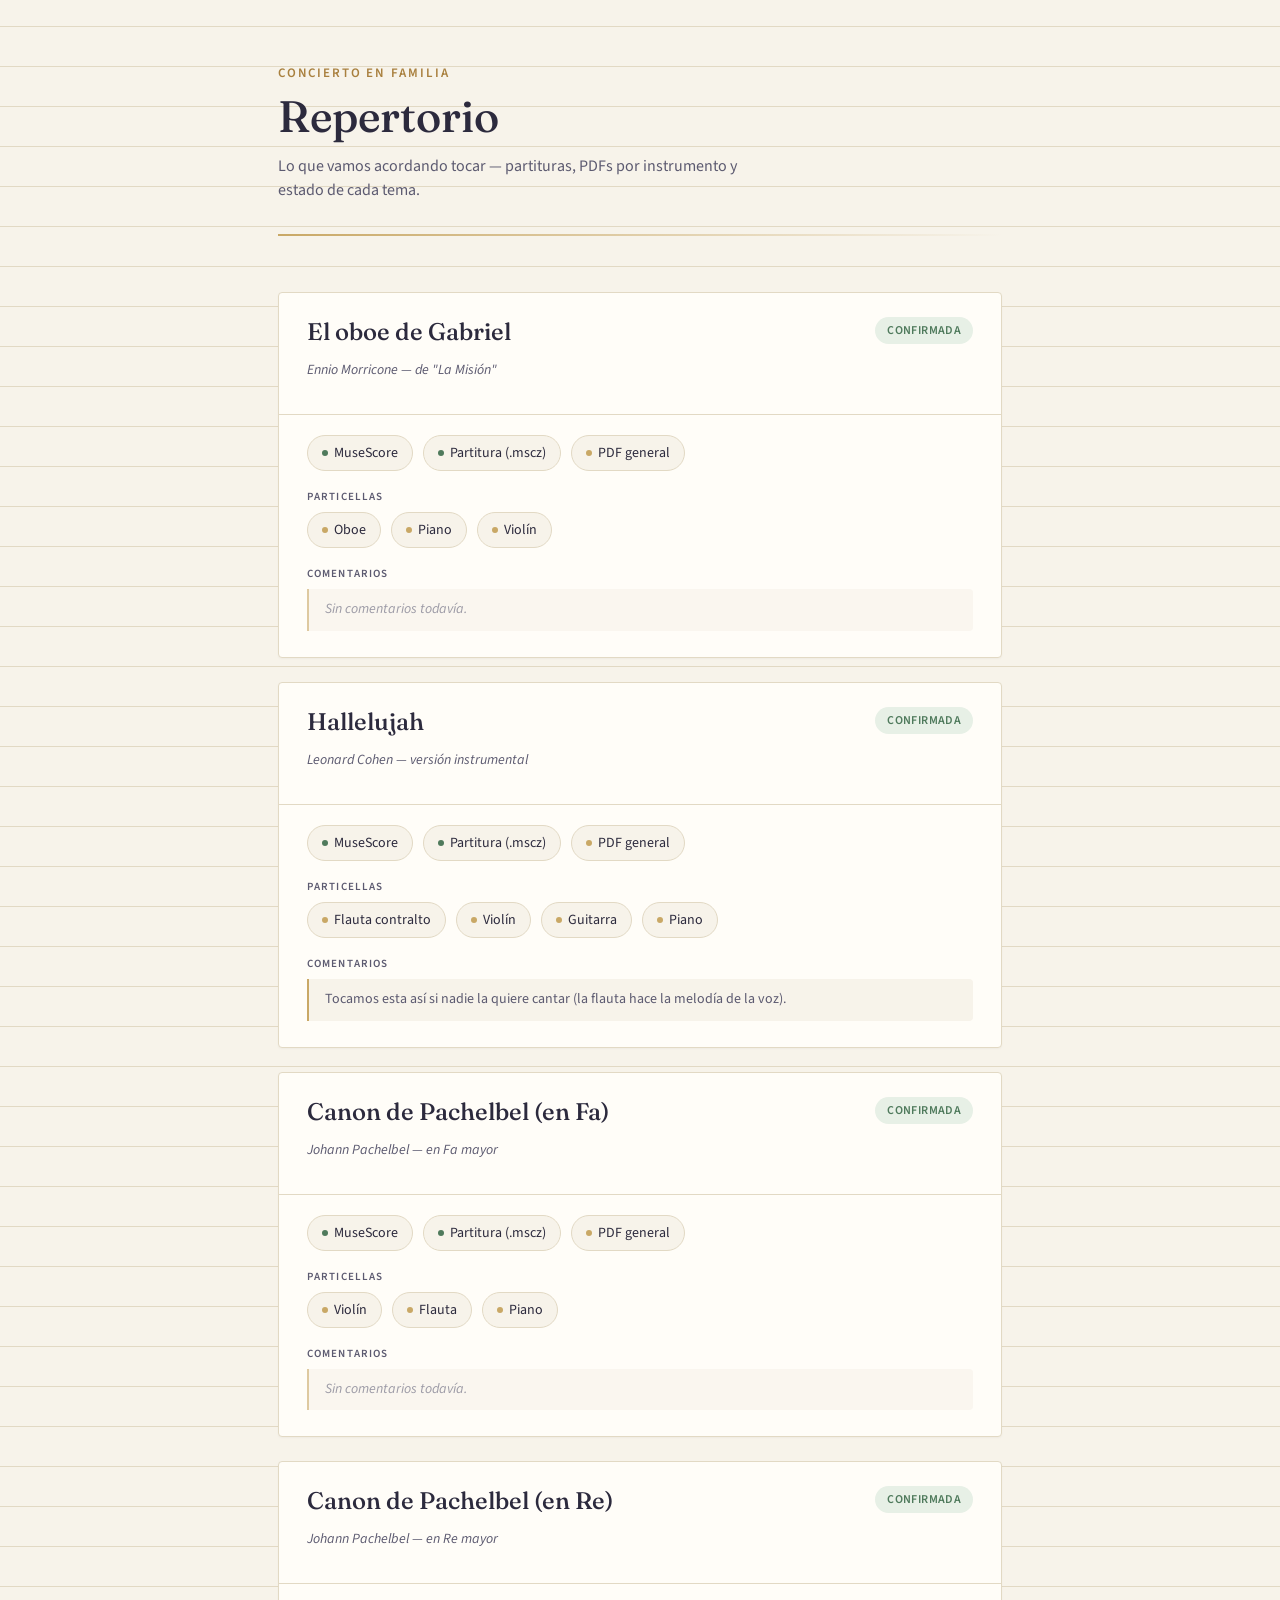
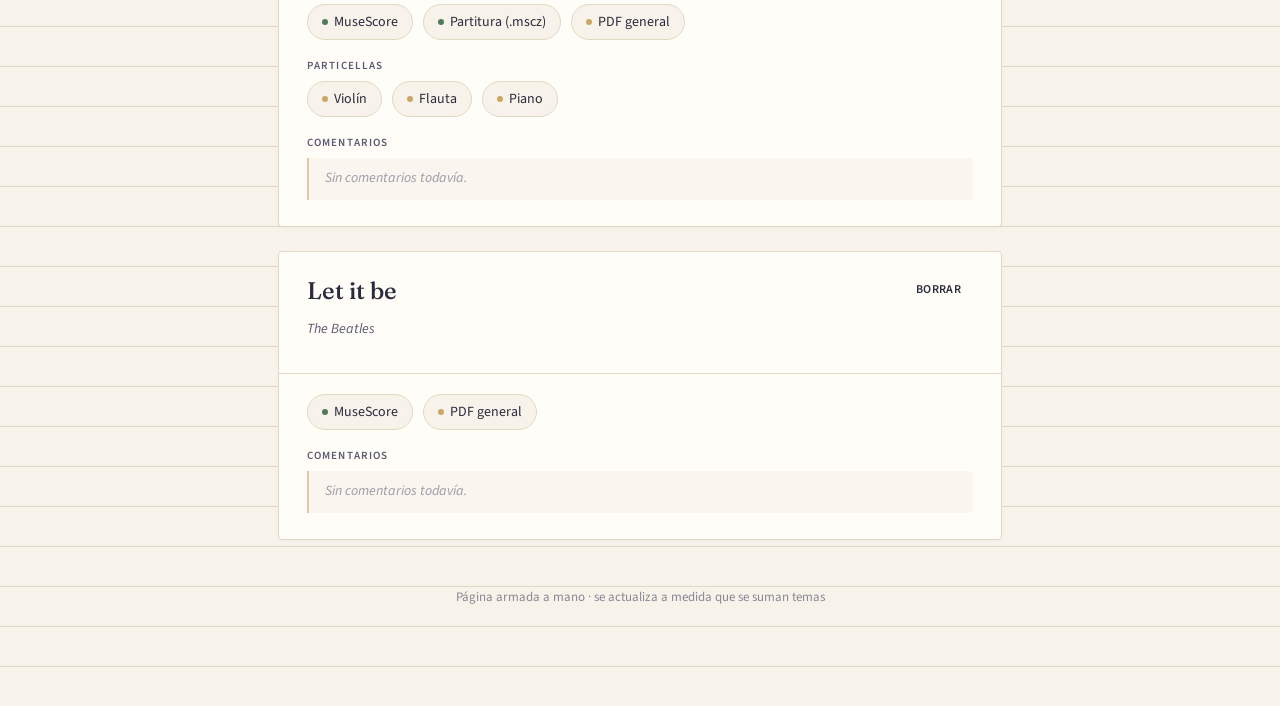
<file: temas-para-tocar-juntos/index.html>
<!DOCTYPE html>
<html lang="es">
<head>
<meta charset="UTF-8">
<meta name="viewport" content="width=device-width, initial-scale=1.0">
<title>Repertorio del concierto</title>
<link rel="preconnect" href="https://fonts.googleapis.com">
<link href="https://fonts.googleapis.com/css2?family=Fraunces:opsz,wght@9..144,400;9..144,500;9..144,600&family=Source+Sans+3:wght@400;500;600&display=swap" rel="stylesheet">
<style>
  :root {
    --paper: #f7f3ea;
    --paper-line: #e2d9c4;
    --ink: #2c2a3d;
    --ink-soft: #5c5a70;
    --gold: #a9803f;
    --gold-soft: #c9a866;
    --green: #4f7a5c;
    --green-bg: #e7f0e6;
    --amber: #9c6b1f;
    --amber-bg: #f5ead1;
    --gray: #6b6b6b;
    --gray-bg: #eceae4;
  }

  * { box-sizing: border-box; }

  body {
    margin: 0;
    background: var(--paper);
    background-image:
      repeating-linear-gradient(
        0deg,
        transparent,
        transparent 39px,
        var(--paper-line) 39px,
        var(--paper-line) 40px
      );
    color: var(--ink);
    font-family: 'Source Sans 3', sans-serif;
    min-height: 100vh;
  }

  .wrap {
    max-width: 780px;
    margin: 0 auto;
    padding: 64px 28px 100px;
  }

  header {
    margin-bottom: 56px;
    position: relative;
  }

  .eyebrow {
    font-size: 13px;
    letter-spacing: 0.14em;
    text-transform: uppercase;
    color: var(--gold);
    font-weight: 600;
    margin-bottom: 10px;
  }

  h1 {
    font-family: 'Fraunces', serif;
    font-optical-sizing: auto;
    font-weight: 500;
    font-size: 44px;
    line-height: 1.1;
    margin: 0 0 14px;
    color: var(--ink);
  }

  header p {
    font-size: 16px;
    color: var(--ink-soft);
    max-width: 480px;
    line-height: 1.5;
    margin: 0;
  }

  .staff {
    margin-top: 32px;
    height: 2px;
    background: linear-gradient(90deg, var(--gold-soft), transparent);
  }

  .piece {
    background: #fffdf8;
    border: 1px solid var(--paper-line);
    border-radius: 4px;
    margin-bottom: 24px;
    box-shadow: 0 1px 2px rgba(44,42,61,0.04);
    overflow: hidden;
  }

  .piece-head {
    padding: 24px 28px 20px;
    display: flex;
    justify-content: space-between;
    align-items: flex-start;
    gap: 16px;
    border-bottom: 1px solid var(--paper-line);
  }

  .piece-title {
    font-family: 'Fraunces', serif;
    font-size: 24px;
    font-weight: 500;
    margin: 0 0 4px;
    color: var(--ink);
  }

  .piece-composer {
    font-size: 14px;
    color: var(--ink-soft);
    font-style: italic;
  }

  .badge {
    font-size: 12px;
    font-weight: 600;
    letter-spacing: 0.03em;
    padding: 5px 12px;
    border-radius: 100px;
    white-space: nowrap;
    text-transform: uppercase;
  }

  .badge.confirmada { background: var(--green-bg); color: var(--green); }
  .badge.duda { background: var(--amber-bg); color: var(--amber); }
  .badge.preparacion { background: var(--gray-bg); color: var(--gray); }

  .piece-body {
    padding: 20px 28px 26px;
  }

  .row {
    display: flex;
    flex-wrap: wrap;
    gap: 10px 10px;
    margin-bottom: 16px;
  }

  .link-chip {
    display: inline-flex;
    align-items: center;
    gap: 6px;
    font-size: 14px;
    text-decoration: none;
    color: var(--ink);
    background: var(--paper);
    border: 1px solid var(--paper-line);
    padding: 7px 14px;
    border-radius: 100px;
    transition: border-color 0.15s ease, transform 0.1s ease;
  }

  .link-chip:hover {
    border-color: var(--gold-soft);
    transform: translateY(-1px);
  }

  .link-chip .dot {
    width: 6px;
    height: 6px;
    border-radius: 50%;
    background: var(--gold-soft);
    flex-shrink: 0;
  }

  .link-chip.score .dot { background: var(--green); }

  .section-label {
    font-size: 11px;
    text-transform: uppercase;
    letter-spacing: 0.1em;
    color: var(--ink-soft);
    margin: 18px 0 8px;
    font-weight: 600;
  }

  .comments {
    font-size: 14px;
    color: var(--ink-soft);
    line-height: 1.55;
    background: var(--paper);
    border-left: 2px solid var(--gold-soft);
    padding: 10px 16px;
    margin-top: 4px;
    border-radius: 0 4px 4px 0;
  }

  .comments.empty {
    font-style: italic;
    opacity: 0.6;
  }

  .empty-state {
    text-align: center;
    padding: 60px 20px;
    color: var(--ink-soft);
  }

  footer {
    text-align: center;
    font-size: 13px;
    color: var(--ink-soft);
    margin-top: 48px;
    opacity: 0.7;
  }

  @media (max-width: 560px) {
    .wrap { padding: 40px 18px 80px; }
    h1 { font-size: 34px; }
    .piece-head { flex-direction: column; }
  }
</style>
</head>
<body>
<div class="wrap">
  <header>
    <div class="eyebrow">Concierto en familia</div>
    <h1>Repertorio</h1>
    <p>Lo que vamos acordando tocar — partituras, PDFs por instrumento y estado de cada tema.</p>
    <div class="staff"></div>
  </header>

  <div id="pieces"></div>

  <footer>Página armada a mano · se actualiza a medida que se suman temas</footer>
</div>

<script>
const pieces = [
  {
    title: "El oboe de Gabriel",
    composer: "Ennio Morricone — de \"La Misión\"",
    status: "confirmada", // confirmada | duda | preparacion
    musescore: "https://musescore.com/user/92696269/scores/36018941/s/UoTyw8",
    mscz: "el-oboe-de-gabriel.mscz",
    pdfGeneral: "https://drive.google.com/file/d/1SBYI6vq_Eeeqxnk8Ur0v_twzVcGexMNm/view?usp=drive_link",
    particellas: [
      { instrumento: "Oboe", link: "https://drive.google.com/file/d/14MrjwoIeIsZrP01iDehVq8b5KOCX2tH-/view?usp=drive_link" },
      { instrumento: "Piano", link: "https://drive.google.com/file/d/1fAeXrqYoObVXYEWAhzGpyrqqQV0-zJMQ/view?usp=drive_link" },
      { instrumento: "Violín", link: "https://drive.google.com/file/d/1D1jIRH3fnPP6kCKgJ7U1ZCZsV_RLAwgb/view?usp=drive_link" }
    ],
    comments: ""
  },
  {
    title: "Hallelujah",
    composer: "Leonard Cohen — versión instrumental",
    status: "confirmada", // confirmada | duda | preparacion
    musescore: "https://musescore.com/user/92696269/scores/36065492/s/knZ4eF?share=copy_link",
    mscz: "hallelujah.mscz",
    pdfGeneral: "https://drive.google.com/file/d/1e2GmdSeJJE2FUaBLVx9AOzTx7XMr-fT9/view?usp=drive_link",
    particellas: [
      { instrumento: "Flauta contralto", link: "https://drive.google.com/file/d/1oRZzXj2nCbbBp02mm-31tfCR3JrDf5vK/view?usp=drive_link" },
      { instrumento: "Violín", link: "https://drive.google.com/file/d/1w-V9a0M4jqPJH_F2jw8DMCkgOYVULyqW/view?usp=drive_link" },
      { instrumento: "Guitarra", link: "https://drive.google.com/file/d/1pJVL6tjnwX-GNCRrgp2SG1qGg8HEKxn4/view?usp=drive_link" },
      { instrumento: "Piano", link: "https://drive.google.com/file/d/1YijXVKT1wzagA5sbRV8gGDC8jLiz0Wnm/view?usp=drive_link" }
    ],
    comments: "Tocamos esta así si nadie la quiere cantar (la flauta hace la melodía de la voz)."
  },
  {
    title: "Canon de Pachelbel (en Fa)",
    composer: "Johann Pachelbel — en Fa mayor",
    status: "confirmada", // confirmada | duda | preparacion
    musescore: "https://musescore.com/user/92696269/scores/36123410/s/tbqyJO?share=copy_link",
    mscz: "canon-en-Fa.mscz",
    pdfGeneral: "https://drive.google.com/file/d/15Sw7rChBs4cwj_5lI4OpY7CGFF4HCyI-/view?usp=drive_link",
    particellas: [
      { instrumento: "Violín", link: "https://drive.google.com/file/d/1mv1jqbGbqQPKTgVVW-U_lRJmyCHJvELe/view?usp=drive_link" },
      { instrumento: "Flauta", link: "https://drive.google.com/file/d/1xzf4CTNip5eE02NkA-A3OebYZWgB51w5/view?usp=drive_link" },
      { instrumento: "Piano", link: "https://drive.google.com/file/d/1kDI92twZvfcXbWyBPHlzdq7sidlqLx6r/view?usp=drive_link" }
    ],
    comments: ""
  },
  {
    title: "Canon de Pachelbel (en Re)",
    composer: "Johann Pachelbel — en Re mayor",
    status: "confirmada", // confirmada | duda | preparacion
    musescore: "https://musescore.com/user/92696269/scores/36123545/s/hfjifX?share=copy_link",
    mscz: "canon-en-Re.mscz",
    pdfGeneral: "https://drive.google.com/file/d/1ITeUsNLBaH93HJz_zGe8dTGpgnlBydnH/view?usp=drive_link",
    particellas: [
      { instrumento: "Violín", link: "https://drive.google.com/file/d/1kH_VomhfhYiRbN58qTVnqNg-VTRArZAc/view?usp=drive_link" },
      { instrumento: "Flauta", link: "https://drive.google.com/file/d/1xzf4CTNip5eE02NkA-A3OebYZWgB51w5/view?usp=drive_link" },
      { instrumento: "Piano", link: "https://drive.google.com/file/d/1F4PMw7eHRz4vP91eAxzMGLEx2vgBsFqt/view?usp=drive_link" }
    ],
    comments: ""
  },
  {
    title: "Let it be",
    composer: "The Beatles",
    status: "borrar", // confirmada | duda | preparacion
    pdfGeneral: "let-it-be.pdf",
    particellas: [],
    comments: ""
  },
];

const statusLabels = {
  confirmada: "Confirmada",
  duda: "En duda",
  preparacion: "En preparación"
};

function renderPiece(p) {
  const particellasHtml = p.particellas.map(part => `
    <a class="link-chip" href="${part.link}" target="_blank" rel="noopener">
      <span class="dot"></span>${part.instrumento}
    </a>
  `).join('');

  return `
    <div class="piece">
      <div class="piece-head">
        <div>
          <p class="piece-title">${p.title}</p>
          <p class="piece-composer">${p.composer}</p>
        </div>
        <span class="badge ${p.status}">${statusLabels[p.status] || p.status}</span>
      </div>
      <div class="piece-body">
        <div class="row">
          <a class="link-chip score" href="${p.musescore}" target="_blank" rel="noopener">
            <span class="dot"></span>MuseScore
          </a>
          ${p.mscz ? `
          <a class="link-chip score" href="${p.mscz}" target="_blank" rel="noopener">
            <span class="dot"></span>Partitura (.mscz)
          </a>` : ''}
          ${p.pdfGeneral ? `
          <a class="link-chip" href="${p.pdfGeneral}" target="_blank" rel="noopener">
            <span class="dot"></span>PDF general
          </a>` : ''}
        </div>

        ${p.particellas.length ? `
        <div class="section-label">Particellas</div>
        <div class="row">${particellasHtml}</div>
        ` : ''}

        <div class="section-label">Comentarios</div>
        <div class="comments ${p.comments ? '' : 'empty'}">
          ${p.comments || 'Sin comentarios todavía.'}
        </div>
      </div>
    </div>
  `;
}

function render() {
  const container = document.getElementById('pieces');
  if (pieces.length === 0) {
    container.innerHTML = `<div class="empty-state">Todavía no hay temas cargados.</div>`;
    return;
  }
  container.innerHTML = pieces.map(renderPiece).join('');
}

render();
</script>
</body>
</html>
</file>
